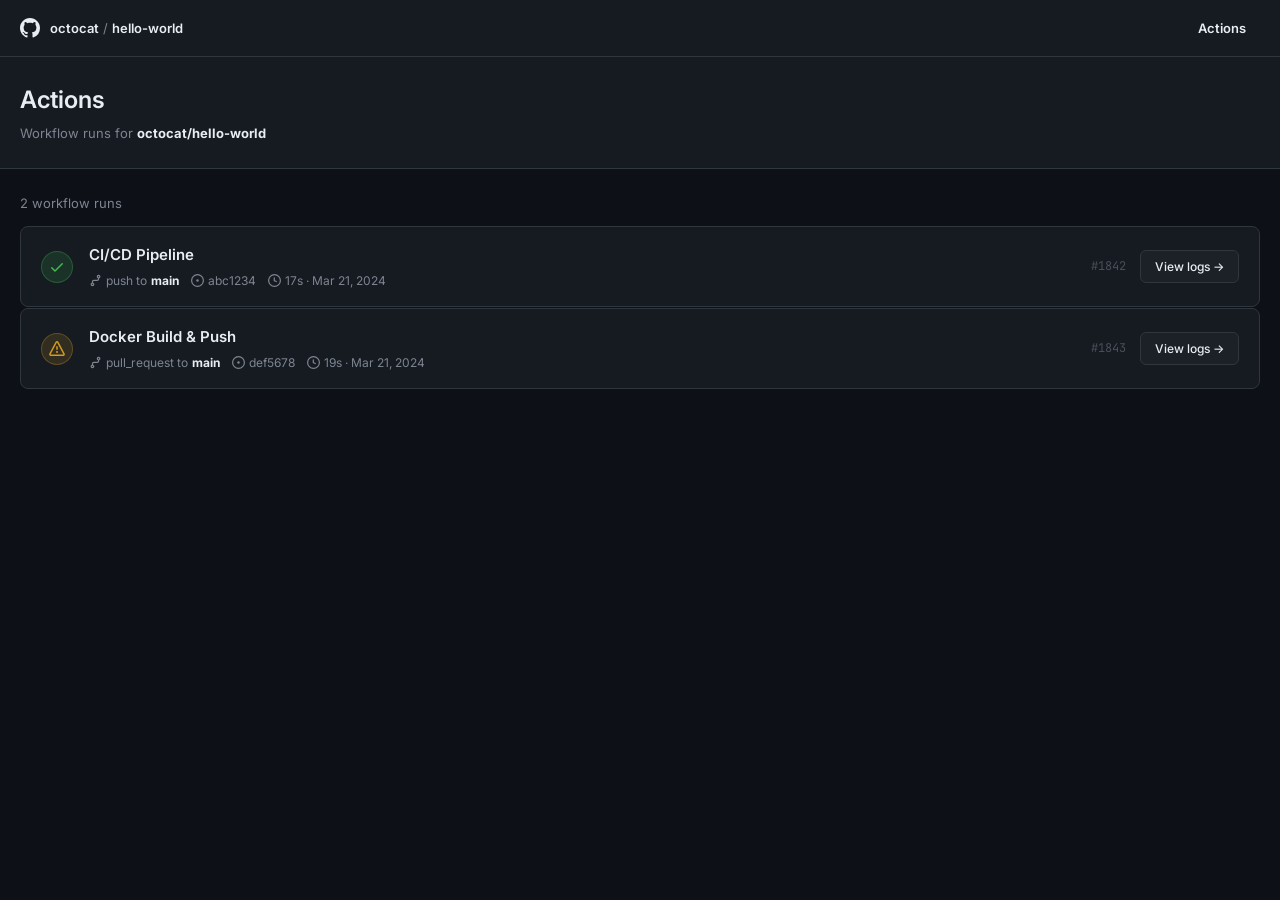
<file: sse-prototype/public/index.html>
<!DOCTYPE html>
<html lang="en">
<head>
  <meta charset="UTF-8" />
  <meta name="viewport" content="width=device-width, initial-scale=1.0" />
  <title>Actions · octocat/hello-world</title>
  <link rel="preconnect" href="https://fonts.googleapis.com" />
  <link href="https://fonts.googleapis.com/css2?family=Inter:wght@400;500;600&family=JetBrains+Mono:wght@400;500&display=swap" rel="stylesheet" />
  <link rel="stylesheet" href="style.css" />
</head>
<body>

  <!-- ── Top Nav ─────────────────────────────────────── -->
  <nav class="topnav">
    <div class="topnav-inner">
      <div class="nav-brand">
        <svg class="gh-logo" viewBox="0 0 16 16" fill="currentColor" width="20" height="20">
          <path d="M8 0C3.58 0 0 3.58 0 8c0 3.54 2.29 6.53 5.47 7.59.4.07.55-.17.55-.38
            0-.19-.01-.82-.01-1.49-2.01.37-2.53-.49-2.69-.94-.09-.23-.48-.94-.82-1.13
            -.28-.15-.68-.52-.01-.53.63-.01 1.08.58 1.23.82.72 1.21 1.87.87 2.33.66
            .07-.52.28-.87.51-1.07-1.78-.2-3.64-.89-3.64-3.95 0-.87.31-1.59.82-2.15
            -.08-.2-.36-1.02.08-2.12 0 0 .67-.21 2.2.82.64-.18 1.32-.27 2-.27.68 0
            1.36.09 2 .27 1.53-1.04 2.2-.82 2.2-.82.44 1.1.16 1.92.08 2.12.51.56.82
            1.27.82 2.15 0 3.07-1.87 3.75-3.65 3.95.29.25.54.73.54 1.48 0 1.07-.01
            1.93-.01 2.2 0 .21.15.46.55.38A8.013 8.013 0 0016 8c0-4.42-3.58-8-8-8z"/>
        </svg>
        <span class="nav-path">
          <a href="/">octocat</a> /
          <a href="/">hello-world</a>
        </span>
      </div>
      <div class="nav-tabs">
        <a class="nav-tab active" href="/">Actions</a>
      </div>
    </div>
  </nav>

  <!-- ── Page Header ───────────────────────────────── -->
  <div class="page-header">
    <div class="container">
      <h1 class="page-title">Actions</h1>
      <p class="page-subtitle">Workflow runs for <strong>octocat/hello-world</strong></p>
    </div>
  </div>

  <!-- ── Run List ──────────────────────────────────── -->
  <div class="container runs-container">

    <div class="runs-toolbar">
      <span class="runs-count">2 workflow runs</span>
    </div>

    <ul class="run-list">

      <!-- Run #1842 -->
      <li class="run-card">
        <div class="run-status-icon success">
          <svg viewBox="0 0 16 16" width="16" height="16" fill="currentColor">
            <path d="M13.78 4.22a.75.75 0 010 1.06l-7.25 7.25a.75.75 0 01-1.06 0L2.22 9.28a.75.75 0 011.06-1.06L6 10.94l6.72-6.72a.75.75 0 011.06 0z"/>
          </svg>
        </div>
        <div class="run-info">
          <a class="run-name" href="/viewer.html?runId=1842">CI/CD Pipeline</a>
          <div class="run-meta">
            <span class="run-meta-item">
              <svg viewBox="0 0 16 16" width="13" height="13" fill="currentColor"><path d="M11.75 2.5a.75.75 0 100 1.5.75.75 0 000-1.5zm-2.25.75a2.25 2.25 0 113 2.122V6A2.5 2.5 0 0110 8.5H6a1 1 0 00-1 1v1.128a2.251 2.251 0 11-1.5 0V9.5A2.5 2.5 0 016 7h4a1 1 0 001-1v-.628A2.25 2.25 0 019.5 3.25zM4.25 12a.75.75 0 100 1.5.75.75 0 000-1.5z"/></svg>
              push to <strong>main</strong>
            </span>
            <span class="run-meta-item">
              <svg viewBox="0 0 16 16" width="13" height="13" fill="currentColor"><path d="M8 9.5a1.5 1.5 0 100-3 1.5 1.5 0 000 3z"/><path fill-rule="evenodd" d="M1.5 8a6.5 6.5 0 1113 0 6.5 6.5 0 01-13 0zM8 0a8 8 0 100 16A8 8 0 008 0z"/></svg>
              abc1234
            </span>
            <span class="run-meta-item">
              <svg viewBox="0 0 16 16" width="13" height="13" fill="currentColor"><path d="M1.5 8a6.5 6.5 0 1113 0 6.5 6.5 0 01-13 0zM8 0a8 8 0 100 16A8 8 0 008 0zm.5 4.75a.75.75 0 00-1.5 0v3.5a.75.75 0 00.471.696l2.5 1a.75.75 0 00.558-1.392L8.5 7.742V4.75z"/></svg>
              17s · Mar 21, 2024
            </span>
          </div>
        </div>
        <div class="run-actions">
          <span class="run-id">#1842</span>
          <a class="btn-view" href="/viewer.html?runId=1842">View logs →</a>
        </div>
      </li>

      <!-- Run #1843 -->
      <li class="run-card">
        <div class="run-status-icon warning">
          <svg viewBox="0 0 16 16" width="16" height="16" fill="currentColor">
            <path d="M8.22 1.754a.25.25 0 00-.44 0L1.698 13.132a.25.25 0 00.22.368h12.164a.25.25 0 00.22-.368L8.22 1.754zm-1.763-.707c.659-1.234 2.427-1.234 3.086 0l6.082 11.378A1.75 1.75 0 0114.082 15H1.918a1.75 1.75 0 01-1.543-2.575L6.457 1.047zM9 11a1 1 0 11-2 0 1 1 0 012 0zm-.25-5.25a.75.75 0 00-1.5 0v2.5a.75.75 0 001.5 0v-2.5z"/>
          </svg>
        </div>
        <div class="run-info">
          <a class="run-name" href="/viewer.html?runId=1843">Docker Build &amp; Push</a>
          <div class="run-meta">
            <span class="run-meta-item">
              <svg viewBox="0 0 16 16" width="13" height="13" fill="currentColor"><path d="M11.75 2.5a.75.75 0 100 1.5.75.75 0 000-1.5zm-2.25.75a2.25 2.25 0 113 2.122V6A2.5 2.5 0 0110 8.5H6a1 1 0 00-1 1v1.128a2.251 2.251 0 11-1.5 0V9.5A2.5 2.5 0 016 7h4a1 1 0 001-1v-.628A2.25 2.25 0 019.5 3.25zM4.25 12a.75.75 0 100 1.5.75.75 0 000-1.5z"/></svg>
              pull_request to <strong>main</strong>
            </span>
            <span class="run-meta-item">
              <svg viewBox="0 0 16 16" width="13" height="13" fill="currentColor"><path d="M8 9.5a1.5 1.5 0 100-3 1.5 1.5 0 000 3z"/><path fill-rule="evenodd" d="M1.5 8a6.5 6.5 0 1113 0 6.5 6.5 0 01-13 0zM8 0a8 8 0 100 16A8 8 0 008 0z"/></svg>
              def5678
            </span>
            <span class="run-meta-item">
              <svg viewBox="0 0 16 16" width="13" height="13" fill="currentColor"><path d="M1.5 8a6.5 6.5 0 1113 0 6.5 6.5 0 01-13 0zM8 0a8 8 0 100 16A8 8 0 008 0zm.5 4.75a.75.75 0 00-1.5 0v3.5a.75.75 0 00.471.696l2.5 1a.75.75 0 00.558-1.392L8.5 7.742V4.75z"/></svg>
              19s · Mar 21, 2024
            </span>
          </div>
        </div>
        <div class="run-actions">
          <span class="run-id">#1843</span>
          <a class="btn-view" href="/viewer.html?runId=1843">View logs →</a>
        </div>
      </li>

    </ul>
  </div>

</body>
</html>
</file>
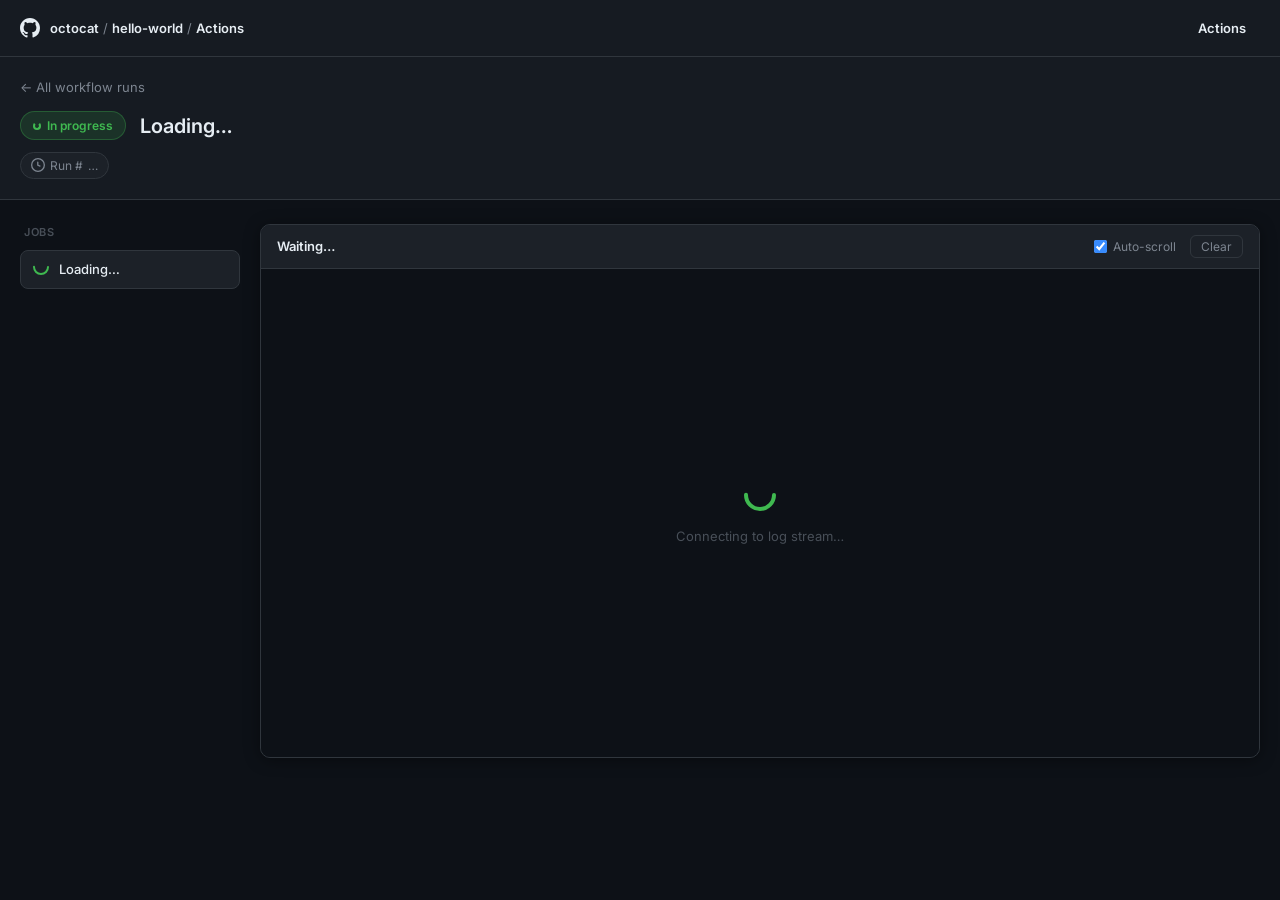
<file: sse-prototype/public/viewer.html>
<!DOCTYPE html>
<html lang="en">
<head>
  <meta charset="UTF-8" />
  <meta name="viewport" content="width=device-width, initial-scale=1.0" />
  <title>Workflow Run · GitHub Actions</title>
  <link rel="preconnect" href="https://fonts.googleapis.com" />
  <link href="https://fonts.googleapis.com/css2?family=Inter:wght@400;500;600&family=JetBrains+Mono:wght@400;500&display=swap" rel="stylesheet" />
  <link rel="stylesheet" href="style.css" />
</head>
<body>

  <!-- ── Top Nav ─────────────────────────────────────── -->
  <nav class="topnav">
    <div class="topnav-inner">
      <div class="nav-brand">
        <svg class="gh-logo" viewBox="0 0 16 16" fill="currentColor" width="20" height="20">
          <path d="M8 0C3.58 0 0 3.58 0 8c0 3.54 2.29 6.53 5.47 7.59.4.07.55-.17.55-.38
            0-.19-.01-.82-.01-1.49-2.01.37-2.53-.49-2.69-.94-.09-.23-.48-.94-.82-1.13
            -.28-.15-.68-.52-.01-.53.63-.01 1.08.58 1.23.82.72 1.21 1.87.87 2.33.66
            .07-.52.28-.87.51-1.07-1.78-.2-3.64-.89-3.64-3.95 0-.87.31-1.59.82-2.15
            -.08-.2-.36-1.02.08-2.12 0 0 .67-.21 2.2.82.64-.18 1.32-.27 2-.27.68 0
            1.36.09 2 .27 1.53-1.04 2.2-.82 2.2-.82.44 1.1.16 1.92.08 2.12.51.56.82
            1.27.82 2.15 0 3.07-1.87 3.75-3.65 3.95.29.25.54.73.54 1.48 0 1.07-.01
            1.93-.01 2.2 0 .21.15.46.55.38A8.013 8.013 0 0016 8c0-4.42-3.58-8-8-8z"/>
        </svg>
        <span class="nav-path">
          <a href="/">octocat</a> /
          <a href="/">hello-world</a> /
          <a href="/">Actions</a>
        </span>
      </div>
      <div class="nav-tabs">
        <a class="nav-tab active" href="/">Actions</a>
      </div>
    </div>
  </nav>

  <!-- ── Workflow Header ───────────────────────────────── -->
  <div class="workflow-header">
    <div class="container">
      <div class="breadcrumb">
        <a href="/">← All workflow runs</a>
      </div>
      <div class="workflow-title-row">
        <div class="status-badge" id="statusBadge">
          <span class="status-dot spinning"></span>
          <span id="statusText">In progress</span>
        </div>
        <h1 class="workflow-name" id="workflowName">Loading…</h1>
      </div>
      <div class="workflow-meta">
        <span class="meta-chip" id="runIdChip">
          <svg viewBox="0 0 16 16" width="14" height="14" fill="currentColor"><path d="M1.5 8a6.5 6.5 0 1113 0 6.5 6.5 0 01-13 0zM8 0a8 8 0 100 16A8 8 0 008 0zm.5 4.75a.75.75 0 00-1.5 0v3.5a.75.75 0 00.471.696l2.5 1a.75.75 0 00.558-1.392L8.5 7.742V4.75z"/></svg>
          Run #<span id="runIdLabel">…</span>
        </span>

      </div>
    </div>
  </div>

  <!-- ── Main Layout ────────────────────────────────────── -->
  <div class="container main-layout">

    <!-- Job Sidebar -->
    <aside class="jobs-sidebar">
      <h3 class="sidebar-title">Jobs</h3>
      <ul class="job-list">
        <li class="job-item active">
          <span class="job-icon" id="jobIcon">
            <svg class="spin-anim" viewBox="0 0 16 16" width="16" height="16" fill="none">
              <circle cx="8" cy="8" r="7" stroke="currentColor" stroke-width="2"
                stroke-dasharray="22 22" stroke-linecap="round"/>
            </svg>
          </span>
          <span id="jobName">Loading…</span>
        </li>
      </ul>
    </aside>

    <!-- Log Panel -->
    <section class="log-panel">
      <div class="log-toolbar">
        <span class="log-toolbar-title" id="logPanelTitle">Waiting…</span>
        <div class="log-controls">
          <label class="toggle-label">
            <input type="checkbox" id="autoScrollToggle" checked />
            <span>Auto-scroll</span>
          </label>
          <button class="btn-clear" id="clearBtn">Clear</button>
        </div>
      </div>
      <div class="log-container" id="logContainer">
        <div class="log-placeholder" id="logPlaceholder">
          <svg class="pulse" viewBox="0 0 16 16" width="32" height="32" fill="none">
            <circle cx="8" cy="8" r="7" stroke="#3fb950" stroke-width="2"
              stroke-dasharray="22 22" stroke-linecap="round"/>
          </svg>
          <p>Connecting to log stream…</p>
        </div>
      </div>
    </section>

  </div>

  <script src="app.js"></script>
</body>
</html>
</file>
<file: sse-prototype/public/style.css>
/* ── Reset & Base ───────────────────── */
*, *::before, *::after { box-sizing: border-box; margin: 0; padding: 0; }

:root {
  --bg-canvas:   #0d1117;
  --bg-surface:  #161b22;
  --bg-surface2: #1c2128;
  --border:      #30363d;
  --text-primary:   #e6edf3;
  --text-secondary: #7d8590;
  --text-muted:     #484f58;
  --accent-blue:    #388bfd;
  --accent-green:   #3fb950;
  --accent-yellow:  #d29922;
  --accent-red:     #f85149;
  --accent-purple:  #bc8cff;
  --font-ui:   'Inter', system-ui, sans-serif;
  --font-mono: 'JetBrains Mono', 'Fira Code', monospace;
}

html, body {
  background: var(--bg-canvas);
  color: var(--text-primary);
  font-family: var(--font-ui);
  font-size: 14px;
  line-height: 1.6;
  min-height: 100vh;
}

a {
  color: var(--accent-blue);
  text-decoration: none;
}
a:hover { text-decoration: underline; }

.container {
  max-width: 1280px;
  margin: 0 auto;
  padding: 0 20px;
}

/* ── Top Nav ────────────────────────── */
.topnav {
  background: var(--bg-surface);
  border-bottom: 1px solid var(--border);
  position: sticky;
  top: 0;
  z-index: 100;
}
.topnav-inner {
  max-width: 1280px;
  margin: 0 auto;
  padding: 0 20px;
  height: 56px;
  display: flex;
  align-items: center;
  justify-content: space-between;
}
.nav-brand {
  display: flex;
  align-items: center;
  gap: 10px;
  color: var(--text-primary);
}
.gh-logo { color: var(--text-primary); }
.nav-path { color: var(--text-secondary); font-size: 13px; }
.nav-path a { color: var(--text-primary); font-weight: 600; }
.nav-tabs { display: flex; gap: 4px; }
.nav-tab {
  padding: 6px 14px;
  border-radius: 6px;
  font-size: 13px;
  color: var(--text-secondary);
  transition: background .15s, color .15s;
}
.nav-tab:hover { background: var(--bg-surface2); color: var(--text-primary); text-decoration: none; }
.nav-tab.active { font-weight: 600; color: var(--text-primary); }

/* ── Workflow Header ────────────────── */
.workflow-header {
  background: var(--bg-surface);
  border-bottom: 1px solid var(--border);
  padding: 20px 0;
}
.workflow-title-row {
  display: flex;
  align-items: center;
  gap: 14px;
  margin-bottom: 10px;
}
.workflow-name {
  font-size: 20px;
  font-weight: 600;
  color: var(--text-primary);
}

/* Status badge */
.status-badge {
  display: inline-flex;
  align-items: center;
  gap: 6px;
  padding: 4px 12px;
  border-radius: 100px;
  font-size: 12px;
  font-weight: 600;
  background: rgba(63,185,80,.15);
  color: var(--accent-green);
  border: 1px solid rgba(63,185,80,.3);
  transition: background .3s, color .3s;
}
.status-badge.success { background: rgba(63,185,80,.15);  color: var(--accent-green); border-color: rgba(63,185,80,.3); }
.status-badge.error   { background: rgba(248,81,73,.15);  color: var(--accent-red);   border-color: rgba(248,81,73,.3); }

.status-dot {
  width: 8px; height: 8px;
  border-radius: 50%;
  background: currentColor;
}
.status-dot.spinning {
  background: transparent;
  border: 2px solid currentColor;
  border-top-color: transparent;
  animation: spin .8s linear infinite;
}

@keyframes spin { to { transform: rotate(360deg); } }

/* Meta chips */
.workflow-meta { display: flex; align-items: center; flex-wrap: wrap; gap: 10px; }
.meta-chip {
  display: inline-flex;
  align-items: center;
  gap: 5px;
  font-size: 12px;
  color: var(--text-secondary);
  background: var(--bg-surface2);
  border: 1px solid var(--border);
  padding: 3px 10px;
  border-radius: 100px;
}
.meta-chip strong { color: var(--text-primary); }

/* ── Main Layout ────────────────────── */
.main-layout {
  display: grid;
  grid-template-columns: 220px 1fr;
  gap: 20px;
  padding-top: 24px;
  padding-bottom: 40px;
  align-items: start;
}

/* ── Jobs Sidebar ───────────────────── */
.jobs-sidebar {
  position: sticky;
  top: 76px;
}
.sidebar-title {
  font-size: 11px;
  font-weight: 600;
  text-transform: uppercase;
  letter-spacing: .06em;
  color: var(--text-muted);
  margin-bottom: 8px;
  padding: 0 4px;
}
.job-list { list-style: none; }
.job-item {
  display: flex;
  align-items: center;
  gap: 10px;
  padding: 8px 12px;
  border-radius: 8px;
  cursor: pointer;
  color: var(--text-secondary);
  font-size: 13px;
  transition: background .15s;
}
.job-item.active {
  background: var(--bg-surface2);
  border: 1px solid var(--border);
  color: var(--text-primary);
  font-weight: 500;
}
.job-icon { color: var(--accent-green); flex-shrink: 0; }
.spin-anim { animation: spin 1.2s linear infinite; }

/* ── Log Panel ──────────────────────── */
.log-panel {
  border: 1px solid var(--border);
  border-radius: 10px;
  overflow: hidden;
  background: var(--bg-surface);
  box-shadow: 0 2px 16px rgba(0,0,0,.4);
}

.log-toolbar {
  display: flex;
  align-items: center;
  justify-content: space-between;
  padding: 10px 16px;
  background: var(--bg-surface2);
  border-bottom: 1px solid var(--border);
}
.log-toolbar-title {
  font-size: 13px;
  font-weight: 600;
  color: var(--text-primary);
}
.log-controls {
  display: flex;
  align-items: center;
  gap: 14px;
}
.toggle-label {
  display: flex;
  align-items: center;
  gap: 6px;
  font-size: 12px;
  color: var(--text-secondary);
  cursor: pointer;
}
.toggle-label input { accent-color: var(--accent-blue); }
.btn-clear {
  background: none;
  border: 1px solid var(--border);
  border-radius: 6px;
  color: var(--text-secondary);
  font-size: 12px;
  font-family: var(--font-ui);
  padding: 3px 10px;
  cursor: pointer;
  transition: background .15s, color .15s;
}
.btn-clear:hover {
  background: var(--bg-canvas);
  color: var(--text-primary);
}

/* Log container */
.log-container {
  min-height: 480px;
  max-height: 72vh;
  overflow-y: auto;
  font-family: var(--font-mono);
  font-size: 12.5px;
  line-height: 1.7;
  background: #0d1117;
  padding: 4px 0;
  scroll-behavior: smooth;
}
.log-container::-webkit-scrollbar { width: 6px; }
.log-container::-webkit-scrollbar-track { background: transparent; }
.log-container::-webkit-scrollbar-thumb { background: var(--border); border-radius: 4px; }

/* Placeholder */
.log-placeholder {
  display: flex;
  flex-direction: column;
  align-items: center;
  justify-content: center;
  gap: 14px;
  min-height: 480px;
  color: var(--text-muted);
  font-family: var(--font-ui);
}
.log-placeholder p { font-size: 13px; }
@keyframes pulseFade {
  0%, 100% { opacity: .4; }
  50%       { opacity: 1; }
}
.pulse { animation: pulseFade 1.5s ease-in-out infinite; color: var(--accent-green); }

/* Log rows */
.log-row {
  display: flex;
  align-items: baseline;
  padding: 2px 16px;
  gap: 0;
  transition: background .1s;
}
.log-row:hover { background: rgba(255,255,255,.03); }

.log-num {
  min-width: 44px;
  color: var(--text-muted);
  user-select: none;
  text-align: right;
  padding-right: 16px;
  flex-shrink: 0;
  font-size: 11px;
  padding-top: 1px;
}

.log-text {
  flex: 1;
  word-break: break-all;
  white-space: pre-wrap;
}

/* Per-type colours */
.log-row.info    .log-text { color: var(--text-primary); }
.log-row.step    .log-text { color: #79c0ff; font-weight: 600; }
.log-row.success .log-text { color: var(--accent-green); }
.log-row.warning .log-text { color: var(--accent-yellow); }
.log-row.error   .log-text { color: var(--accent-red); }

/* Step separator row */
.log-row.step { margin-top: 4px; }

/* Appear animation */
@keyframes fadeIn {
  from { opacity: 0; transform: translateY(2px); }
  to   { opacity: 1; transform: translateY(0); }
}
.log-row.new { animation: fadeIn .15s ease-out forwards; }

/* Loop divider */
.loop-divider {
  display: flex;
  align-items: center;
  gap: 12px;
  padding: 10px 16px;
  color: var(--text-muted);
  font-family: var(--font-ui);
  font-size: 11px;
  text-transform: uppercase;
  letter-spacing: .06em;
}
.loop-divider::before, .loop-divider::after {
  content: '';
  flex: 1;
  border-top: 1px solid var(--border);
}

/* ── Home Page ──────────────────────── */
.page-header {
  background: var(--bg-surface);
  border-bottom: 1px solid var(--border);
  padding: 24px 0;
}
.page-title {
  font-size: 24px;
  font-weight: 600;
  margin-bottom: 4px;
}
.page-subtitle {
  font-size: 13px;
  color: var(--text-secondary);
}
.page-subtitle strong { color: var(--text-primary); }

.runs-container { padding-top: 24px; padding-bottom: 48px; }

.runs-toolbar {
  display: flex;
  align-items: center;
  margin-bottom: 12px;
}
.runs-count {
  font-size: 13px;
  color: var(--text-secondary);
}

/* Run list */
.run-list { list-style: none; display: flex; flex-direction: column; gap: 1px; }

.run-card {
  display: flex;
  align-items: center;
  gap: 16px;
  padding: 16px 20px;
  background: var(--bg-surface);
  border: 1px solid var(--border);
  border-radius: 8px;
  transition: border-color .15s, background .15s;
}
.run-card:hover {
  background: var(--bg-surface2);
  border-color: #484f58;
}

/* Status icon circle */
.run-status-icon {
  width: 32px; height: 32px;
  border-radius: 50%;
  display: flex;
  align-items: center;
  justify-content: center;
  flex-shrink: 0;
}
.run-status-icon.success {
  background: rgba(63,185,80,.15);
  color: var(--accent-green);
  border: 1px solid rgba(63,185,80,.3);
}
.run-status-icon.warning {
  background: rgba(210,153,34,.15);
  color: var(--accent-yellow);
  border: 1px solid rgba(210,153,34,.3);
}
.run-status-icon.error {
  background: rgba(248,81,73,.15);
  color: var(--accent-red);
  border: 1px solid rgba(248,81,73,.3);
}

/* Run info */
.run-info { flex: 1; min-width: 0; }

.run-name {
  display: block;
  font-size: 15px;
  font-weight: 600;
  color: var(--text-primary);
  margin-bottom: 4px;
  white-space: nowrap;
  overflow: hidden;
  text-overflow: ellipsis;
}
.run-name:hover { color: var(--accent-blue); text-decoration: none; }

.run-meta {
  display: flex;
  flex-wrap: wrap;
  gap: 12px;
  align-items: center;
}
.run-meta-item {
  display: inline-flex;
  align-items: center;
  gap: 4px;
  font-size: 12px;
  color: var(--text-secondary);
}
.run-meta-item strong { color: var(--text-primary); }

/* Run actions */
.run-actions {
  display: flex;
  align-items: center;
  gap: 14px;
  flex-shrink: 0;
}
.run-id {
  font-size: 12px;
  color: var(--text-muted);
  font-family: var(--font-mono);
}
.btn-view {
  display: inline-flex;
  align-items: center;
  gap: 6px;
  padding: 6px 14px;
  border-radius: 6px;
  border: 1px solid var(--border);
  background: var(--bg-surface2);
  color: var(--text-primary);
  font-size: 12px;
  font-weight: 500;
  transition: background .15s, border-color .15s;
  white-space: nowrap;
}
.btn-view:hover {
  background: #2d333b;
  border-color: #6e7681;
  text-decoration: none;
}

/* Breadcrumb (viewer page) */
.breadcrumb {
  margin-bottom: 12px;
  font-size: 13px;
}
.breadcrumb a { color: var(--text-secondary); }
.breadcrumb a:hover { color: var(--text-primary); }
</file>
